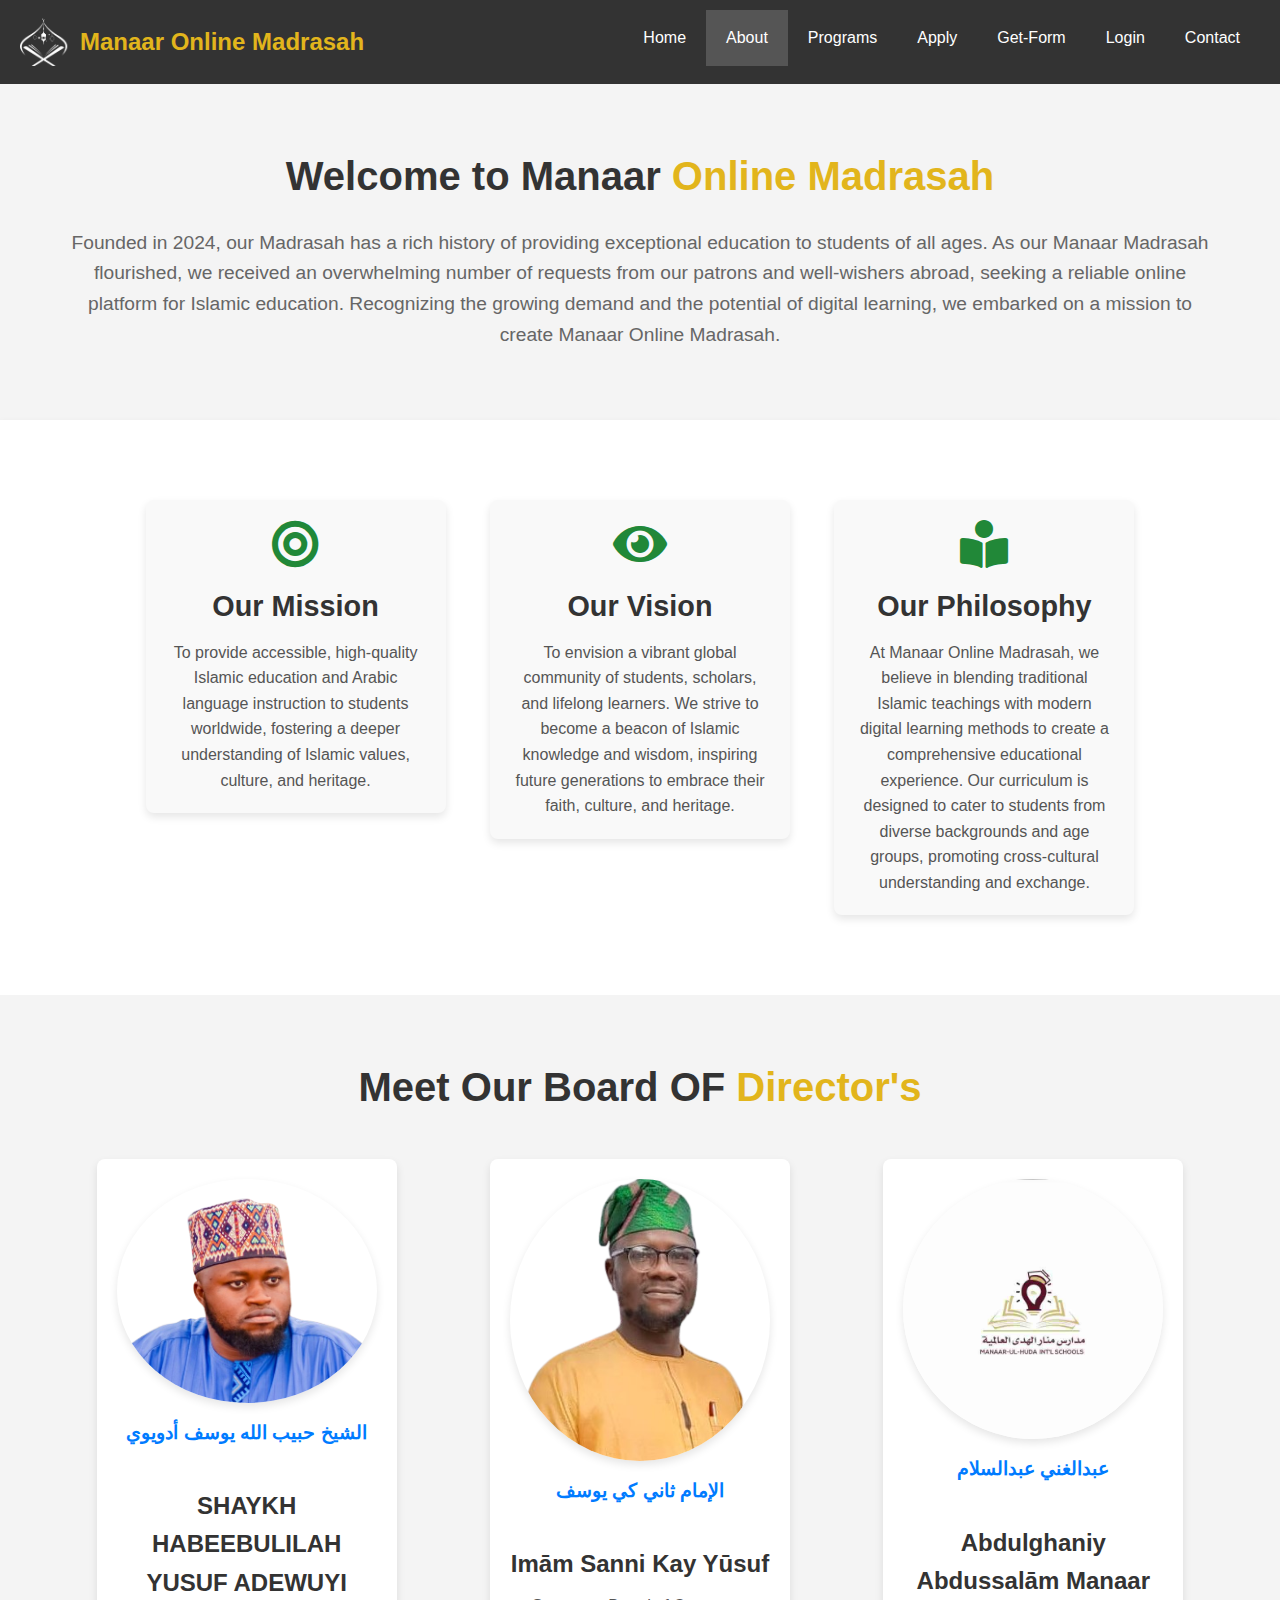
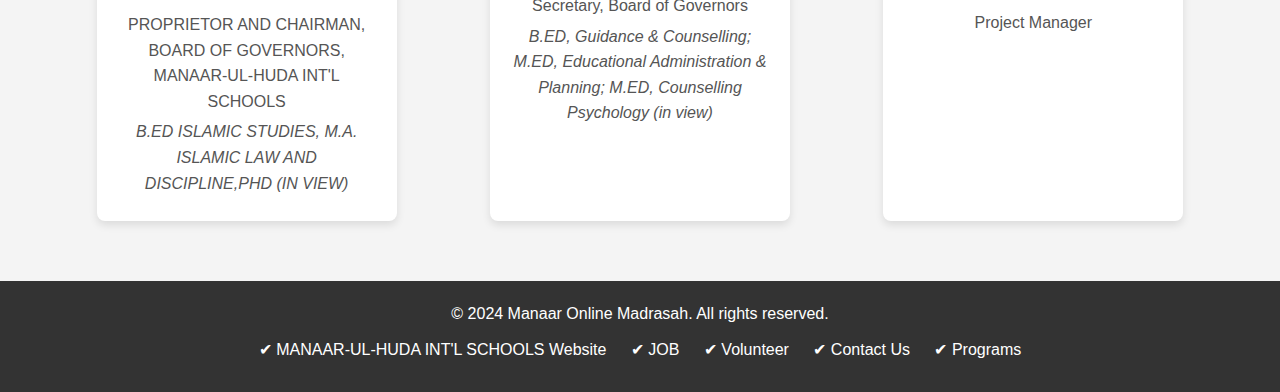
<file: about.html>
<!DOCTYPE html>
<html lang="en">
<head>
    <meta charset="UTF-8">
    <meta name="viewport" content="width=device-width, initial-scale=1.0">
    <title>MOM Online</title>
    <link rel="stylesheet" href="style.css">
    <link rel="stylesheet" href="https://cdnjs.cloudflare.com/ajax/libs/font-awesome/5.15.4/css/all.min.css">
    <link href="https://fonts.googleapis.com/css2?family=Roboto:wght@400;700&display=swap" rel="stylesheet">
    <link rel="icon" href="image/logo2.jpeg" type="image/png">
</head>
<body>
    


    <!-- Header Section -->
    <header>
        <div class="logo">
            <img src="image/logo new.png" alt="logo" class="logo-img">
            <span class="logo-text">Manaar Online Madrasah</span>
        </div>
        <nav id="menu">
            <input type="checkbox" id="responsive-menu" onclick="updatemenu()" class="check">
            <label for="responsive-menu" class="menu-icon">
                <span class="bar"></span>
                <span class="bar"></span>
                <span class="bar"></span>
            </label>
            <ul>
                <li><a href="index.html">Home</a></li>
                <li><a href="about.html" class="present">About</a></li>
                <li><a href="programs.html">Programs</a></li>
                <li class="apply-menu">
                    <a class="dropdown-arrow" href="#">Apply</a>
                </li>
                <li><a href="download-form.html" class="active">Get-Form</a></li>
                <li>
                    <a class="dropdown-arrow" href="#">Login</a>
                   
                </li>
               
                <li><a href="contact.html" class="active">Contact</a></li>
            </ul>
        </nav>
    </header>


 
   
    <!-- About Section -->
    <section class="about-section ">
        <div class="container">
            <div class="about-content">
                <div class="about-text ">
                    <h2>Welcome to Manaar <span>Online Madrasah</span> </h2>
                    <p>Founded in 2024, our Madrasah has a rich history of providing exceptional education to students of all ages. As our Manaar Madrasah flourished, we received an overwhelming number of requests from our patrons and well-wishers abroad, seeking a reliable online platform for Islamic education. Recognizing the growing demand and the potential of digital learning, we embarked on a mission to create Manaar Online Madrasah.</p>
                </div>
                
            </div>
        </div>
    </section>

    <!-- Mission, Vision, Philosophy Section -->
    <section class="mission-vision-philosophy feature2">
        <div class="container">
            <div class="box">
                <i class="fas fa-bullseye"></i>
                <h3>Our Mission</h3>
                <p>To provide accessible, high-quality Islamic education and Arabic language instruction to students worldwide, fostering a deeper understanding of Islamic values, culture, and heritage.</p>
            </div>
            <div class="box">
                <i class="fas fa-eye"></i>
                <h3>Our Vision</h3>
                <p>To envision a vibrant global community of students, scholars, and lifelong learners. We strive to become a beacon of Islamic knowledge and wisdom, inspiring future generations to embrace their faith, culture, and heritage.</p>
            </div>
            <div class="box">
                <i class="fas fa-book-reader"></i>
                <h3>Our Philosophy</h3>
                <p>At Manaar Online Madrasah, we believe in blending traditional Islamic teachings with modern digital learning methods to create a comprehensive educational experience. Our curriculum is designed to cater to students from diverse backgrounds and age groups, promoting cross-cultural understanding and exchange.</p>
            </div>
        </div>
    </section>

    <!-- Staff Images Section -->
    <section id="team">
        <div class="container">
            <h2 class="section-header">Meet Our Board OF <span>Director's</span></h2>
            <div class="team-container">
                <div class="team-member feature3">
                    <img src="image/ceo.png" alt="Team Member 1" class="team-img">
                    <div class="team-info ">
                        <h3 class="team-name"><span class="arabic">الشيخ حبيب الله يوسف أدويوي</span><br>SHAYKH HABEEBULILAH YUSUF ADEWUYI</h3>
                        <p class="team-post">PROPRIETOR AND CHAIRMAN, BOARD OF GOVERNORS, MANAAR-UL-HUDA INT'L SCHOOLS</p>
                        <p class="team-post office">B.ED ISLAMIC STUDIES, M.A. ISLAMIC LAW AND DISCIPLINE,PHD (IN VIEW)</p>
                    </div>
                </div>
                <div class="team-member feature3">
                    <img src="image/assist.png" alt="Team Member 2" class="team-img">
                    <div class="team-info ">
                        <h3 class="team-name"><span class="arabic">الإمام ثاني كي يوسف</span><br>Imām Sanni Kay Yūsuf</h3>
                        <p class="team-post">Secretary, Board of Governors</p>
                        <p class="team-post office">B.ED, Guidance & Counselling; M.ED, Educational Administration & Planning; M.ED, Counselling Psychology (in view)</p>

                    </div>
                </div>
                <div class="team-member feature3">
                    <img src="image/logo1.jpeg" alt="Team Member 3" class="team-img">
                    <div class="team-info">
                        <h3 class="team-name"><span class="arabic">عبدالغني عبدالسلام</span><br>Abdulghaniy Abdussalām Manaar</h3>
                        <p class="team-post">Project Manager</p>
                    </div>
                </div>
            </div>
        </div>
    </section>
     <!-- Academic Calendar Modal -->
<div id="calendarModal" class="modal">
    <div class="modal-content">
        <span class="close" onclick="closeCalendar()">&times;</span>
        <h2>Academic Calendar</h2>
        <ul>
            <li>Orientation Day - September 5</li>
            <li>First Day of Classes - September 8</li>
            <li>Mid-Semester Break - October 15 to October 20</li>
            <li>End of Semester Exams - December 10 to December 20</li>
            <li>Christmas Break - December 21 to January 3</li>
        </ul>
    </div>
</div>

<!-- Upcoming Events Modal -->
<div id="eventsModal" class="modal">
    <div class="modal-content">
        <span class="close" onclick="closeEvents()">&times;</span>
        <h2>Upcoming Events</h2>
        <ul>
            <li>Quran Recitation Competition - September 12</li>
            <li>Islamic New Year Celebration - October 1</li>
            <li>Parent-Teacher Meeting - November 15</li>
        </ul>
    </div>
</div>
<!-- Upcoming Events Modal -->
<div id="eventsModal" class="modal">
    <div class="modal-content">
        <span class="close" onclick="closeModal('eventsModal')">&times;</span>
        <h2>Upcoming Events</h2>
        <ul>
            <li>✔ Quran Recitation Competition - September 12</li>
            <li>✔ Islamic New Year Celebration - October 1</li>
            <li>✔ Parent-Teacher Meeting - November 15</li>
        </ul>
    </div>
</div>

<!-- Academic Calendar Modal -->
<div id="calendarModal" class="modal">
    <div class="modal-content">
        <span class="close" onclick="closeModal('calendarModal')">&times;</span>
        <h2>Academic Calendar</h2>
        <ul>
            <li>✔ Orientation Day - September 5</li>
            <li>✔ First Day of Classes - September 8</li>
            <li>✔ Mid-Semester Break - October 15 to October 20</li>
            <li>✔ End of Semester Exams - December 10 to December 20</li>
            <li>✔ Christmas Break - December 21 to January 3</li>
        </ul>
    </div>
</div>
 <!-- Footer Section -->
 <footer>
    <p>&copy; 2024 Manaar Online Madrasah. All rights reserved.</p>
    <ul>
        <li><a href="https://manaarschools.com/">✔ MANAAR-UL-HUDA INT'L SCHOOLS Website </a></li>
        <li><a href="#" id="job-link">✔ JOB</a></li>
        <li><a href="#" id="volunteer-link">✔ Volunteer</a></li>
        <li><a href="contact.html">✔ Contact Us</a></li>
        <li><a href="programs.html">✔ Programs</a></li>
    </ul>
</footer>

<!-- Job Popup Modal -->
<div id="jobModal" class="modal">
    <div class="modal-content">
        <span class="close" id="job-close">&times;</span>
        <h2>Thank You for Your Interest</h2>
        <p>We appreciate your willingness to join us. Unfortunately, we do not have any open positions at the moment. If you wish we can put you on our contact list, please visit our <a href="contact.html"> Contact Us</a> page.</p>
    </div>
</div>

<!-- Volunteer Popup Modal -->
<div id="volunteerModal" class="modal">
    <div class="modal-content">
        <span class="close" id="volunteer-close">&times;</span>
        <h2>Thank You for Volunteering</h2>
        <p>We appreciate your interest in volunteering. Please fill out our contact form  <a href="contact.html"> Contact Us</a> page.</p>and specify "volunteer" as your purpose message. One of our team members will reach out to you soon.</p>
    </div>
</div>


<!-- Scripts -->
<script src="script.js"></script>
</body>
</html>
</file>
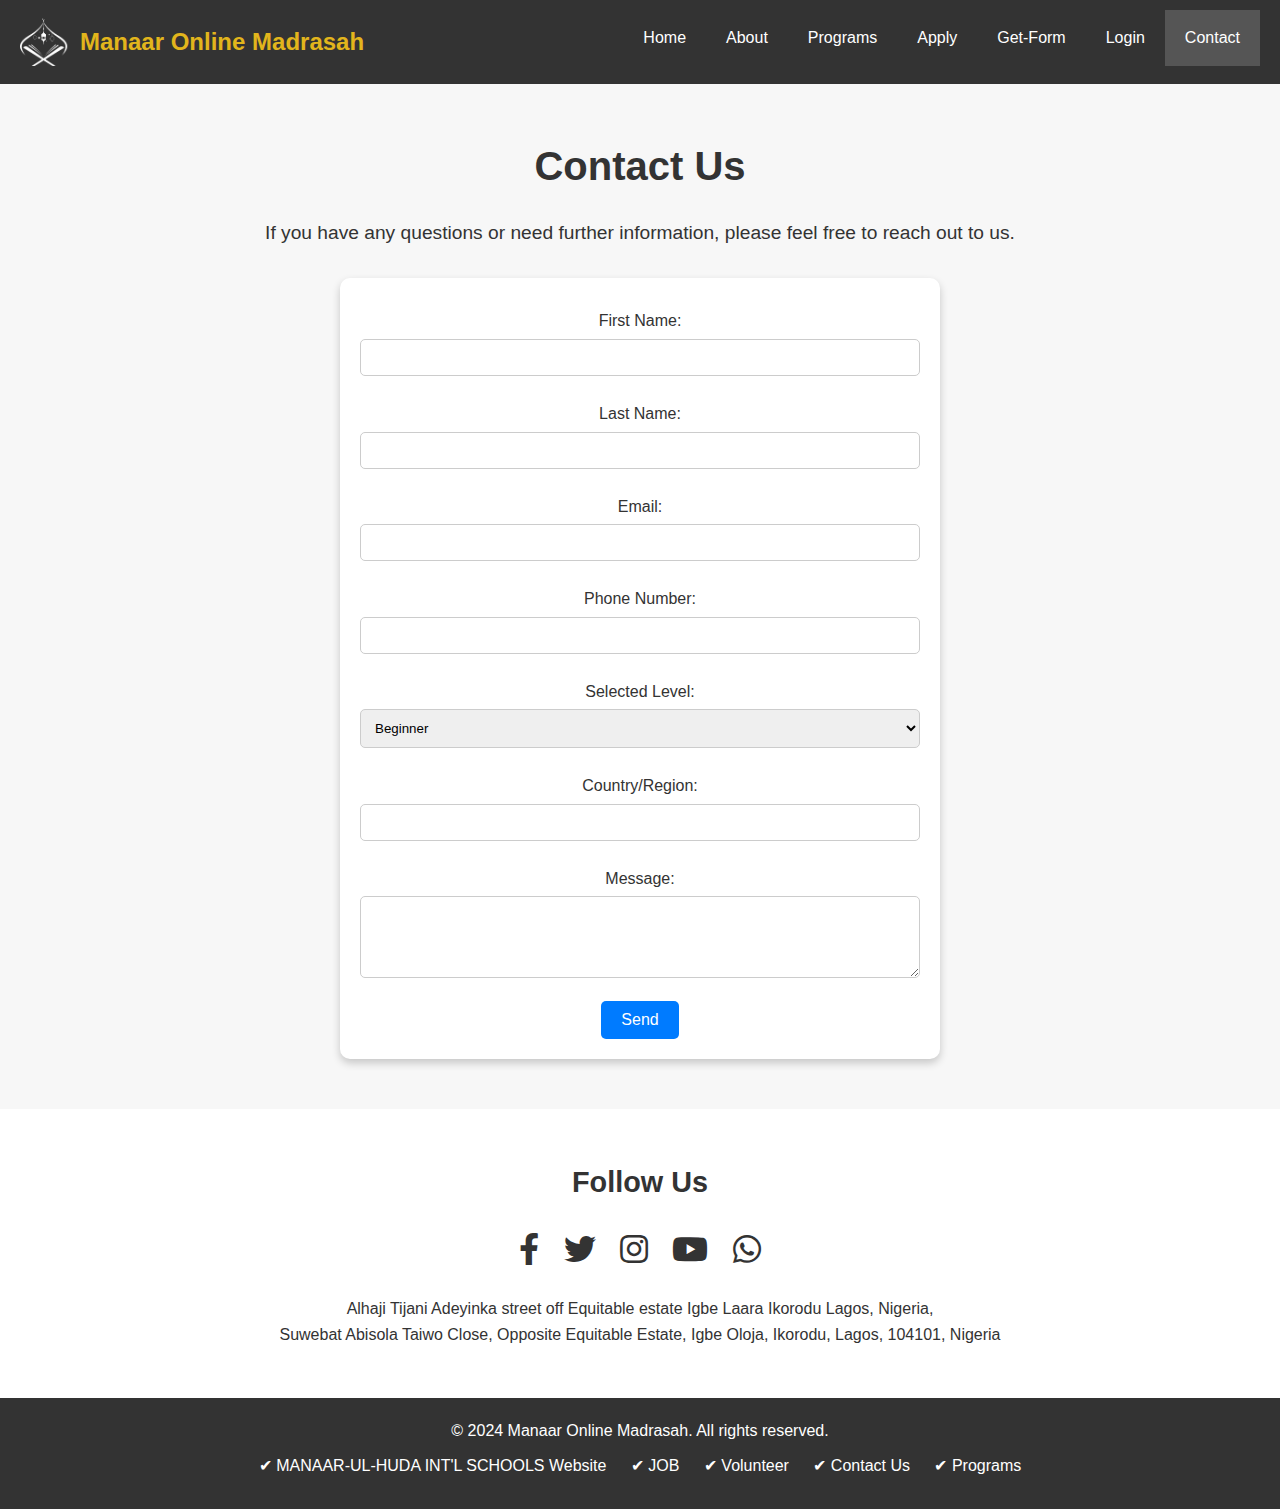
<file: contact.html>
<!DOCTYPE html>
<html lang="en">
<head>
    <meta charset="UTF-8">
    <meta name="viewport" content="width=device-width, initial-scale=1.0">
    <title>MOM Online</title>
    <link rel="stylesheet" href="style.css">
    <link rel="stylesheet" href="https://cdnjs.cloudflare.com/ajax/libs/font-awesome/5.15.4/css/all.min.css">
    <link href="https://fonts.googleapis.com/css2?family=Roboto:wght@400;700&display=swap" rel="stylesheet">
    <link rel="icon" href="image/logo2.jpeg" type="image/png">
</head>
<body>
    


    <!-- Header Section -->
    <header>
        <div class="logo">
            <img src="image/logo new.png" alt="logo" class="logo-img">
            <span class="logo-text">Manaar Online Madrasah</span>
        </div>
        <nav id="menu">
            <input type="checkbox" id="responsive-menu" onclick="updatemenu()" class="check">
            <label for="responsive-menu" class="menu-icon">
                <span class="bar"></span>
                <span class="bar"></span>
                <span class="bar"></span>
            </label>
            <ul>
                <li><a href="index.html" class="present">Home</a></li>
                <li><a href="about.html">About</a></li>
                <li><a href="programs.html">Programs</a></li>
                <li class="apply-menu">
                    <a class="dropdown-arrow" href="#">Apply</a>
                </li>
                <li><a href="download-form.html">Get-Form</a></li>
                <li>
                    <a class="dropdown-arrow" href="#">Login</a>
                   
                </li>
               
                <li><a href="contact.html" class="present">Contact</a></li>
            </ul>
        </nav>
    </header>

    <!-- Contact Us Section -->
    <section id="contact">
        <h2>Contact Us</h2>
        <p>If you have any questions or need further information, please feel free to reach out to us.</p>
        <form id="contact-form" action="https://formspree.io/f/xjkbjrpl" method="post" onsubmit="showLoading()">
            <label for="fname">First Name:</label>
            <input type="text" id="fname" name="fname" required>

            <label for="lname">Last Name:</label>
            <input type="text" id="lname" name="lname" required>

            <label for="email">Email:</label>
            <input type="email" id="email" name="email" required>

            <label for="phone">Phone Number:</label>
            <input type="tel" id="phone" name="phone">

            <label for="level">Selected Level:</label>
            <select id="level" name="level">
                <option value="beginner">Beginner</option>
                <option value="intermediate">Intermediate</option>
                <option value="advanced">Advanced</option>
            </select>

            <label for="country">Country/Region:</label>
            <input type="text" id="country" name="country">

            <label for="message">Message:</label>
            <textarea id="message" name="message" rows="4" required></textarea>

            <button type="submit" id="submit-btn">Send</button>
        </form>
        <div id="loading" class="hidden">
            <i class="fas fa-spinner fa-spin"></i> Sending your message...
        </div>
        <div id="thank-you" class="hidden">
            <p>Jazakallah Khair for reaching out to us! We will get back to you soon, Insha'Allah.</p>
        </div>
    </section>

   <!-- Social Media Links -->
<section id="social-media">
    <h2>Follow Us</h2>
    <div class="social-media-icons">
        <a href="https://www.facebook.com" target="_blank" class="social-icon"><i class="fab fa-facebook-f"></i></a>
        <a href="https://twitter.com" target="_blank" class="social-icon"><i class="fab fa-twitter"></i></a>
        <a href="https://www.instagram.com/manaaronline" target="_blank" class="social-icon"><i class="fab fa-instagram"></i></a>
        <a href="https://www.youtube.com" target="_blank" class="social-icon"><i class="fab fa-youtube"></i></a>
        <a href="https://wa.me/2349057336162" target="_blank" class="social-icon"><i class="fab fa-whatsapp"></i></a>
    </div>
    <address>
        Alhaji Tijani Adeyinka street off Equitable estate Igbe Laara Ikorodu Lagos, Nigeria,<br>
        Suwebat Abisola Taiwo Close, Opposite Equitable Estate, Igbe Oloja, Ikorodu, Lagos, 104101, Nigeria
    </address>
</section>

 <!-- Academic Calendar Modal -->
 <div id="calendarModal" class="modal">
    <div class="modal-content">
        <span class="close" onclick="closeCalendar()">&times;</span>
        <h2>Academic Calendar</h2>
        <ul>
            <li>Orientation Day - September 5</li>
            <li>First Day of Classes - September 8</li>
            <li>Mid-Semester Break - October 15 to October 20</li>
            <li>End of Semester Exams - December 10 to December 20</li>
            <li>Christmas Break - December 21 to January 3</li>
        </ul>
    </div>
</div>

<!-- Upcoming Events Modal -->
<div id="eventsModal" class="modal">
    <div class="modal-content">
        <span class="close" onclick="closeEvents()">&times;</span>
        <h2>Upcoming Events</h2>
        <ul>
            <li>Quran Recitation Competition - September 12</li>
            <li>Islamic New Year Celebration - October 1</li>
            <li>Parent-Teacher Meeting - November 15</li>
        </ul>
    </div>
</div>
<!-- Upcoming Events Modal -->
<div id="eventsModal" class="modal">
    <div class="modal-content">
        <span class="close" onclick="closeModal('eventsModal')">&times;</span>
        <h2>Upcoming Events</h2>
        <ul>
            <li>✔ Quran Recitation Competition - September 12</li>
            <li>✔ Islamic New Year Celebration - October 1</li>
            <li>✔ Parent-Teacher Meeting - November 15</li>
        </ul>
    </div>
</div>

<!-- Academic Calendar Modal -->
<div id="calendarModal" class="modal">
    <div class="modal-content">
        <span class="close" onclick="closeModal('calendarModal')">&times;</span>
        <h2>Academic Calendar</h2>
        <ul>
            <li>✔ Orientation Day - September 5</li>
            <li>✔ First Day of Classes - September 8</li>
            <li>✔ Mid-Semester Break - October 15 to October 20</li>
            <li>✔ End of Semester Exams - December 10 to December 20</li>
            <li>✔ Christmas Break - December 21 to January 3</li>
        </ul>
    </div>
</div>

<!-- Upcoming Events Modal -->
<div id="eventsModal" class="modal">
    <div class="modal-content">
        <span class="close" onclick="closeModal('eventsModal')">&times;</span>
        <h2>Upcoming Events</h2>
        <ul>
            <li>✔ Quran Recitation Competition - September 12</li>
            <li>✔ Islamic New Year Celebration - October 1</li>
            <li>✔ Parent-Teacher Meeting - November 15</li>
        </ul>
    </div>
</div>

<!-- Academic Calendar Modal -->
<div id="calendarModal" class="modal">
    <div class="modal-content">
        <span class="close" onclick="closeModal('calendarModal')">&times;</span>
        <h2>Academic Calendar</h2>
        <ul>
            <li>✔ Orientation Day - September 5</li>
            <li>✔ First Day of Classes - September 8</li>
            <li>✔ Mid-Semester Break - October 15 to October 20</li>
            <li>✔ End of Semester Exams - December 10 to December 20</li>
            <li>✔ Christmas Break - December 21 to January 3</li>
        </ul>
    </div>
</div>
    <!-- Footer Section -->
    <footer>
        <p>&copy; 2024 Manaar Online Madrasah. All rights reserved.</p>
        <ul>
            <li><a href="https://manaarschools.com/">✔ MANAAR-UL-HUDA INT'L SCHOOLS Website </a></li>
            <li><a href="#" id="job-link">✔ JOB</a></li>
            <li><a href="#" id="volunteer-link">✔ Volunteer</a></li>
            <li><a href="contact.html">✔ Contact Us</a></li>
            <li><a href="programs.html">✔ Programs</a></li>
        </ul>
    </footer>
    
    <!-- Job Popup Modal -->
    <div id="jobModal" class="modal">
        <div class="modal-content">
            <span class="close" id="job-close">&times;</span>
            <h2>Thank You for Your Interest</h2>
            <p>We appreciate your willingness to join us. Unfortunately, we do not have any open positions at the moment. If you wish we can put you on our contact list, please visit our <a href="contact.html"> Contact Us</a> page.</p>
        </div>
    </div>
    
    <!-- Volunteer Popup Modal -->
    <div id="volunteerModal" class="modal">
        <div class="modal-content">
            <span class="close" id="volunteer-close">&times;</span>
            <h2>Thank You for Volunteering</h2>
            <p>We appreciate your interest in volunteering. Please fill out our contact form  <a href="contact.html"> Contact Us</a> page.</p>and specify "volunteer" as your purpose message. One of our team members will reach out to you soon.</p>
        </div>
    </div>

    <!-- Scripts -->
    <script src="script.js"></script>
</body>

</html>
</file>
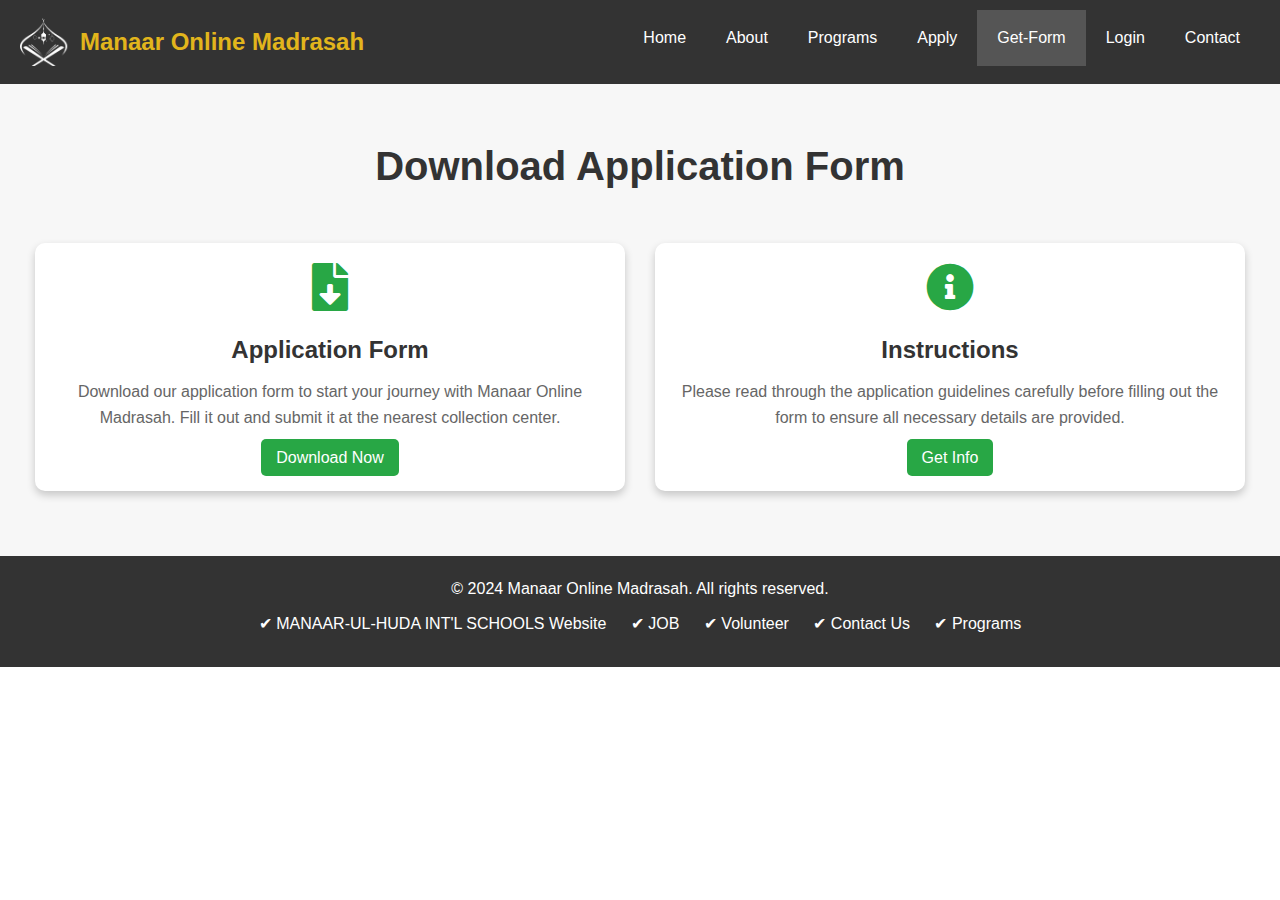
<file: download-form.html>
<!DOCTYPE html>
<html lang="en">
<head>
    <meta charset="UTF-8">
    <meta name="viewport" content="width=device-width, initial-scale=1.0">
    <title>MOM Online</title>
    <link rel="stylesheet" href="style.css">
    <link rel="stylesheet" href="https://cdnjs.cloudflare.com/ajax/libs/font-awesome/5.15.4/css/all.min.css">
    <link href="https://fonts.googleapis.com/css2?family=Roboto:wght@400;700&display=swap" rel="stylesheet">
    <link rel="icon" href="image/logo2.jpeg" type="image/png">
</head>
<body>
    


    <!-- Header Section -->
    <header>
        <div class="logo">
            <img src="image/logo new.png" alt="logo" class="logo-img">
            <span class="logo-text">Manaar Online Madrasah</span>
        </div>
        <nav id="menu">
            <input type="checkbox" id="responsive-menu" onclick="updatemenu()" class="check">
            <label for="responsive-menu" class="menu-icon">
                <span class="bar"></span>
                <span class="bar"></span>
                <span class="bar"></span>
            </label>
            <ul>
                <li><a href="index.html">Home</a></li>
                <li><a href="about.html">About</a></li>
                <li><a href="programs.html">Programs</a></li>
                <li class="apply-menu">
                    <a class="dropdown-arrow" href="#">Apply</a>
                </li>
                <li><a href="download-form.html" class="present">Get-Form</a></li>
                <li>
                    <a class="dropdown-arrow" href="#">Login</a>
                   
                </li>
               
                <li><a href="contact.html" class="active">Contact</a></li>
            </ul>
        </nav>
    </header>

    <!-- Download Form Section -->
    <section id="download-form">
        <h1 class="main-header">Download Application Form</h1>
        <div class="form-container">
            <div class="form-card">
                <i class="fas fa-file-download form-icon"></i>
                <h2 class="form-title">Application Form</h2>
                <p class="form-description">Download our application form to start your journey with Manaar Online Madrasah. Fill it out and submit it at the nearest collection center.</p>
                <a href="forms/Application_Form.pdf" class="download-btn" download>Download Now</a>
            </div>

            <div class="form-card">
                <i class="fas fa-info-circle form-icon"></i>
                <h2 class="form-title">Instructions</h2>
                <p class="form-description">Please read through the application guidelines carefully before filling out the form to ensure all necessary details are provided.</p>
                <a href="forms/instructions.pdf" class="download-btn" download>Get Info</a>
            </div>
        </div>
    </section>

     <!-- Academic Calendar Modal -->
 <div id="calendarModal" class="modal">
    <div class="modal-content">
        <span class="close" onclick="closeCalendar()">&times;</span>
        <h2>Academic Calendar</h2>
        <ul>
            <li>Orientation Day - September 5</li>
            <li>First Day of Classes - September 8</li>
            <li>Mid-Semester Break - October 15 to October 20</li>
            <li>End of Semester Exams - December 10 to December 20</li>
            <li>Christmas Break - December 21 to January 3</li>
        </ul>
    </div>
</div>

<!-- Upcoming Events Modal -->
<div id="eventsModal" class="modal">
    <div class="modal-content">
        <span class="close" onclick="closeEvents()">&times;</span>
        <h2>Upcoming Events</h2>
        <ul>
            <li>Quran Recitation Competition - September 12</li>
            <li>Islamic New Year Celebration - October 1</li>
            <li>Parent-Teacher Meeting - November 15</li>
        </ul>
    </div>
</div>
<!-- Upcoming Events Modal -->
<div id="eventsModal" class="modal">
    <div class="modal-content">
        <span class="close" onclick="closeModal('eventsModal')">&times;</span>
        <h2>Upcoming Events</h2>
        <ul>
            <li>✔ Quran Recitation Competition - September 12</li>
            <li>✔ Islamic New Year Celebration - October 1</li>
            <li>✔ Parent-Teacher Meeting - November 15</li>
        </ul>
    </div>
</div>

<!-- Academic Calendar Modal -->
<div id="calendarModal" class="modal">
    <div class="modal-content">
        <span class="close" onclick="closeModal('calendarModal')">&times;</span>
        <h2>Academic Calendar</h2>
        <ul>
            <li>✔ Orientation Day - September 5</li>
            <li>✔ First Day of Classes - September 8</li>
            <li>✔ Mid-Semester Break - October 15 to October 20</li>
            <li>✔ End of Semester Exams - December 10 to December 20</li>
            <li>✔ Christmas Break - December 21 to January 3</li>
        </ul>
    </div>
</div>
    <!-- Footer Section -->
    <footer>
        <p>&copy; 2024 Manaar Online Madrasah. All rights reserved.</p>
        <ul>
            <li><a href="https://manaarschools.com/">✔ MANAAR-UL-HUDA INT'L SCHOOLS Website </a></li>
            <li><a href="#" id="job-link">✔ JOB</a></li>
            <li><a href="#" id="volunteer-link">✔ Volunteer</a></li>
            <li><a href="contact.html">✔ Contact Us</a></li>
            <li><a href="programs.html">✔ Programs</a></li>
        </ul>
    </footer>
    
    <!-- Job Popup Modal -->
    <div id="jobModal" class="modal">
        <div class="modal-content">
            <span class="close" id="job-close">&times;</span>
            <h2>Thank You for Your Interest</h2>
            <p>We appreciate your willingness to join us. Unfortunately, we do not have any open positions at the moment. If you wish we can put you on our contact list, please visit our <a href="contact.html"> Contact Us</a> page.</p>
        </div>
    </div>
    
    <!-- Volunteer Popup Modal -->
    <div id="volunteerModal" class="modal">
        <div class="modal-content">
            <span class="close" id="volunteer-close">&times;</span>
            <h2>Thank You for Volunteering</h2>
            <p>We appreciate your interest in volunteering. Please fill out our contact form  <a href="contact.html"> Contact Us</a> page.</p>and specify "volunteer" as your purpose message. One of our team members will reach out to you soon.</p>
        </div>
    </div>
<!-- Scripts -->
<script src="script.js"></script>
</body>
</html>
</file>
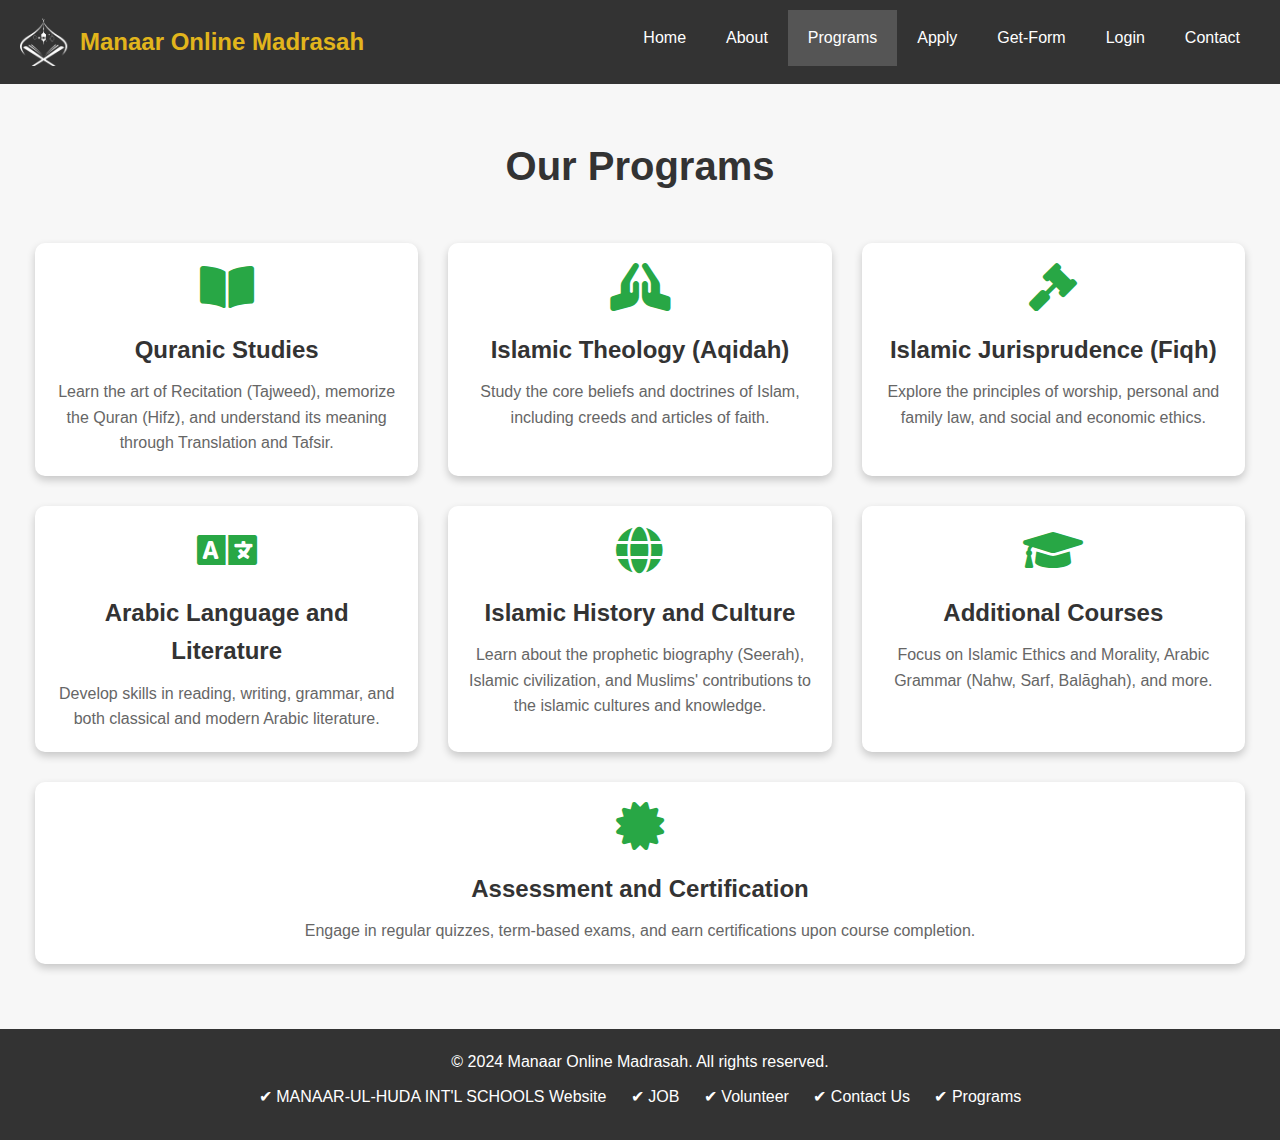
<file: programs.html>
<!DOCTYPE html>
<html lang="en">
<head>
    <meta charset="UTF-8">
    <meta name="viewport" content="width=device-width, initial-scale=1.0">
    <title>MOM Online</title>
    <link rel="stylesheet" href="style.css">
    <link rel="stylesheet" href="https://cdnjs.cloudflare.com/ajax/libs/font-awesome/5.15.4/css/all.min.css">
    <link href="https://fonts.googleapis.com/css2?family=Roboto:wght@400;700&display=swap" rel="stylesheet">
    <link rel="icon" href="image/logo2.jpeg" type="image/png">
</head>
<body>
    


    <!-- Header Section -->
    <header>
        <div class="logo">
            <img src="image/logo new.png" alt="logo" class="logo-img">
            <span class="logo-text">Manaar Online Madrasah</span>
        </div>
        <nav id="menu">
            <input type="checkbox" id="responsive-menu" onclick="updatemenu()" class="check">
            <label for="responsive-menu" class="menu-icon">
                <span class="bar"></span>
                <span class="bar"></span>
                <span class="bar"></span>
            </label>
            <ul>
                <li><a href="index.html" class="present">Home</a></li>
                <li><a href="about.html">About</a></li>
                <li><a href="programs.html" class="present">Programs</a></li>
                <li class="apply-menu">
                    <a class="dropdown-arrow" href="#">Apply</a>
                </li>
                <li><a href="download-form.html">Get-Form</a></li>
                <li>
                    <a class="dropdown-arrow" href="#">Login</a>
                   
                </li>
               
                <li><a href="contact.html" class="active">Contact</a></li>
            </ul>
        </nav>
    </header>

    <!-- Programs Section -->
    <section id="programs">
        <h1 class="main-header">Our Programs</h1>
        <div class="program-container">
            <!-- Quranic Studies -->
            <div class="program-card">
                <i class="fas fa-book-open program-icon"></i>
                <h2 class="program-title">Quranic Studies</h2>
                <p class="program-description">Learn the art of Recitation (Tajweed), memorize the Quran (Hifz), and understand its meaning through Translation and Tafsir.</p>
            </div>

            <!-- Islamic Theology (Aqidah) -->
            <div class="program-card">
                <i class="fas fa-praying-hands program-icon"></i>
                <h2 class="program-title">Islamic Theology (Aqidah)</h2>
                <p class="program-description">Study the core beliefs and doctrines of Islam, including creeds and articles of faith.</p>
            </div>

            <!-- Islamic Jurisprudence (Fiqh) -->
            <div class="program-card">
                <i class="fas fa-gavel program-icon"></i>
                <h2 class="program-title">Islamic Jurisprudence (Fiqh)</h2>
                <p class="program-description">Explore the principles of worship, personal and family law, and social and economic ethics.</p>
            </div>

            <!-- Arabic Language and Literature -->
            <div class="program-card">
                <i class="fas fa-language program-icon"></i>
                <h2 class="program-title">Arabic Language and Literature</h2>
                <p class="program-description">Develop skills in reading, writing, grammar, and both classical and modern Arabic literature.</p>
            </div>

            <!-- Islamic History and Culture -->
            <div class="program-card">
                <i class="fas fa-globe program-icon"></i>
                <h2 class="program-title">Islamic History and Culture</h2>
                <p class="program-description">Learn about the prophetic biography (Seerah), Islamic civilization, and Muslims' contributions to the islamic cultures and knowledge.</p>
            </div>

            <!-- Additional Courses -->
            <div class="program-card">
                <i class="fas fa-graduation-cap program-icon"></i>
                <h2 class="program-title">Additional Courses</h2>
                <p class="program-description">Focus on Islamic Ethics and Morality, Arabic Grammar (Nahw, Sarf, Balāghah), and more.</p>
            </div>

            <!-- Assessment and Certification -->
            <div class="program-card">
                <i class="fas fa-certificate program-icon"></i>
                <h2 class="program-title">Assessment and Certification</h2>
                <p class="program-description">Engage in regular quizzes, term-based exams, and earn certifications upon course completion.</p>
            </div>
        </div>
    </section>
 <!-- Academic Calendar Modal -->
<div id="calendarModal" class="modal">
    <div class="modal-content">
        <span class="close" onclick="closeCalendar()">&times;</span>
        <h2>Academic Calendar</h2>
        <ul>
            <li>Orientation Day - September 5</li>
            <li>First Day of Classes - September 8</li>
            <li>Mid-Semester Break - October 15 to October 20</li>
            <li>End of Semester Exams - December 10 to December 20</li>
            <li>Christmas Break - December 21 to January 3</li>
        </ul>
    </div>
</div>

<!-- Upcoming Events Modal -->
<div id="eventsModal" class="modal">
    <div class="modal-content">
        <span class="close" onclick="closeEvents()">&times;</span>
        <h2>Upcoming Events</h2>
        <ul>
            <li>Quran Recitation Competition - September 12</li>
            <li>Islamic New Year Celebration - October 1</li>
            <li>Parent-Teacher Meeting - November 15</li>
        </ul>
    </div>
</div>
     <!-- Footer Section -->
     <footer>
        <p>&copy; 2024 Manaar Online Madrasah. All rights reserved.</p>
        <ul>
            <li><a href="https://manaarschools.com/">✔ MANAAR-UL-HUDA INT'L SCHOOLS Website </a></li>
            <li><a href="#" id="job-link">✔ JOB</a></li>
            <li><a href="#" id="volunteer-link">✔ Volunteer</a></li>
            <li><a href="contact.html">✔ Contact Us</a></li>
            <li><a href="programs.html">✔ Programs</a></li>
        </ul>
    </footer>
    
    <!-- Job Popup Modal -->
    <div id="jobModal" class="modal">
        <div class="modal-content">
            <span class="close" id="job-close">&times;</span>
            <h2>Thank You for Your Interest</h2>
            <p>We appreciate your willingness to join us. Unfortunately, we do not have any open positions at the moment. If you wish we can put you on our contact list, please visit our <a href="contact.html"> Contact Us</a> page.</p>
        </div>
    </div>
    
    <!-- Volunteer Popup Modal -->
    <div id="volunteerModal" class="modal">
        <div class="modal-content">
            <span class="close" id="volunteer-close">&times;</span>
            <h2>Thank You for Volunteering</h2>
            <p>We appreciate your interest in volunteering. Please fill out our contact form  <a href="contact.html"> Contact Us</a> page.</p>and specify "volunteer" as your purpose message. One of our team members will reach out to you soon.</p>
        </div>
    </div>

    <!-- Scripts -->
    <script src="script.js"></script>
</body>
</html>
</file>
<file: style.css>
/* General Reset and Base Styles */
* {
    margin: 0;
    padding: 0;
    box-sizing: border-box;
    font-family: 'Roboto', sans-serif;
}

body {
    color: #333;
    line-height: 1.6;
    display: flex;
    flex-direction: column;
    min-height: 100vh;
    margin: 0;
    padding: 0;
    box-sizing: border-box;
}
 .btn{
    text-decoration: none;
    font-weight: bolder;
 }


 .rounded-image-container {
    display: flex;
    justify-content: center; /* Center the image */
    align-items: center; /* Center the image */
}

.rounded-image {
    width: 150px; /* Set a width for the image */
    height: auto; /* Maintain aspect ratio */
    border-radius: 50%; /* Make the image round */
    animation: heartbeat 1s infinite; /* Apply the heartbeat animation */
}

@keyframes heartbeat {
    0%, 100% {
        transform: scale(1); /* Original size */
    }
    50% {
        transform: scale(1.1); /* Scale up to 110% */
    }
}
















header {
    display: flex;
    justify-content: space-between;
    align-items: center;
    padding: 10px 20px;
    background-color: #333; /* Header background color */
    color: #fff;
}

.logo {
    display: flex;
    align-items: center;
}

.logo-img {
    width: 50px; /* Adjust size as needed */
    height: auto;
    margin-right: 10px;
}

.logo-text {
    font-size: 1.5em;
    font-weight: bold;
}

/* Menu styling */
#menu {
    position: relative;
}

.menu-icon {
    display: none;
    cursor: pointer;
    flex-direction: column;
    align-items: center;
    padding: 5px;
}

.bar {
    display: block;
    width: 25px;
    height: 3px;
    background-color: #fff;
    margin: 5px 0;
    transition: 0.3s;
}

#menu ul {
    list-style: none;
    padding: 0;
    margin: 0;
    display: flex;
}

#menu ul li {
    position: relative;
}

/* Styling for main menu items */
#menu ul li a {
    text-decoration: none;
    display: block;
    padding: 15px 20px;
    color: #fff;
    background-color: #333;
    transition: background-color 0.3s ease;
}

#menu ul li a:hover,
#menu ul li a.active {
    background-color: #555; /* Hover/active background color */
}

/* Dropdown menu styling */
.sub-menus {
    display: none;
    position: absolute;
    top: 100%;
    left: 0;
    list-style: none;
    padding: 0;
    margin: 0;
    background-color: #444; /* Background color of dropdowns */
    border: 1px solid #666; /* Border color of dropdowns */
}

.sub-menus li a {
    padding: 10px 20px;
    color: #fff;
    text-decoration: none;
    display: block;
}

.sub-menus li a:hover {
    background-color: #666; /* Hover background color for dropdowns */
}

/* Show dropdowns on click */
#menu ul li.has-submenu > a::after {
    content: ' ▼';
}

#menu ul li.has-submenu > a {
    cursor: pointer;
}

/* Hide submenu by default */
.submenu {
    display: none;
    position: absolute;
    background-color: #333;
    padding: 10px;
    margin-top: 5px;
    list-style: none;
    box-shadow: 0px 4px 8px rgba(0, 0, 0, 0.2);
}

/* Responsive styles */
@media (max-width: 768px) {
    #menu ul {
        display: none;
        flex-direction: column;
        width: 100%;
    }

    #menu ul li {
        width: 100%;
    }

    #menu ul li .sub-menus {
        position: static;
    }

    #menu ul li:hover .sub-menus {
        display: block;
    }

    #responsive-menu:checked ~ ul {
        display: flex;
    }

    .menu-icon {
        display: flex;
    }
}

.check{
    display: none;
}











span{
    color: rgb(226,181,28);
}
/* Other Section Styles */
/* Carousel Section */
/* General Styles */
body {
    font-family: Arial, sans-serif;
    margin: 0;
    padding: 0;
}

h2 {
    color: #333;
}

/* Carousel Section */
/* Carousel Section */
/* General Reset and Box-Sizing */
* {
    box-sizing: border-box;
    margin: 0;
    padding: 0;
    font-family: 'Segoe UI', Tahoma, Geneva, Verdana, sans-serif;
}

/* Carousel Section Styling */
.carousel-section {
    display: flex;
    flex-direction: column;
    align-items: center;
    padding: 40px 20px;
    background-color: #f9f9f9;
}

.carousel-images {
    display: flex;
    overflow: hidden;
    width: 100%;
    height: 350px;
    position: relative;
    border-radius: 10px;
    box-shadow: 0 4px 10px rgba(0, 0, 0, 0.1);
}

.main-image-wrapper {
    position: relative;
    width: 100%;
    height: 100%;
    flex-shrink: 0;
    transition: opacity 1s ease-in-out;
}

.main-image {
    width: 100%;
    height: 100%;
    object-fit: cover;
    border-radius: 10px;
}

.quote-overlay {
    position: absolute;
    bottom: 20px;
    left: 20px;
    background-color: rgba(0, 0, 0, 0.6);
    color: #fff;
    padding: 15px;
    border-radius: 8px;
    font-style: italic;
    transition: opacity 1s ease-in-out;
    opacity: 0;
    width: calc(100% - 40px);
    text-align: left;
}

.quote-overlay.active {
    opacity: 1;
}

.carousel-text {
    display: flex;
    flex-direction: column;
    align-items: center;
    margin-top: 20px;
    text-align: center;
}

.carousel-text h2 {
    font-size: 1.75rem;
    color: #333;
    margin-bottom: 15px;
}

.carousel-text span {
    color: rgb(226, 181, 28);
    font-weight: bold;
}

.carousel-images .main-image,
.carousel-images .quote-overlay {
    transition: opacity 1s ease-in-out;
    opacity: 0;
    position: absolute;
    top: 0;
    left: 0;
    width: 100%;
    height: 100%;
}

.carousel-images .main-image.active,
.carousel-images .quote-overlay.active {
    opacity: 1;
}

.text-wrapper {
    display: flex;
    flex-direction: column;
    align-items: center;
    gap: 10px;
}

.text-wrapper p {
    font-size: 1.2rem;
    color: #555;
    margin-bottom: 10px;
}

.text-wrapper .btn {
    padding: 12px 24px;
    background-color: rgb(0, 97, 62);
    color: #fff;
    border: none;
    border-radius: 8px;
    cursor: pointer;
    font-size: 1rem;
    transition: background-color 0.3s ease, transform 0.2s ease;
}

.text-wrapper .btn:hover {
    background-color: rgb(226, 181, 28);
    transform: scale(1.05);
}

/* Features Section Styling */
.features {
    display: flex;
    flex-wrap: wrap;
    justify-content: center;
    gap: 30px;
    padding: 40px 20px;
    background-color: #fff;
}

.feature {
    display: flex;
    flex-direction: column;
    align-items: center;
    width: 280px;
    background-color: rgb(226, 181, 28);
    padding: 20px;
    border-radius: 12px;
    box-shadow: 0 6px 15px rgba(0, 0, 0, 0.1);
    text-align: center;
    transition: background-color 0.3s ease, transform 0.3s ease;
}

.feature:hover {
    background-color: rgb(0, 97, 62);
    transform: translateY(-5px);
}

.feature2:hover {
    background-color: rgb(226,181,28);
    transform: translateY(-5px);
}

.feature3:hover {
 
    transform: translateY(-5px);
}

.feature-icon {
    width: 70px;
    height: 70px;
    margin-bottom: 15px;
}

.feature-content h2 {
    font-size: 1.5rem;
    margin-bottom: 10px;
    color: #fff;
}

.feature-content p {
    font-size: 1rem;
    color: #fff;
}

/* Responsive Design */
@media (max-width: 779px) {
    .carousel-section {
        padding: 20px;
    }

    .carousel-images {
        height: 250px;
    }

    .carousel-text h2 {
        font-size: 1.5rem;
    }

    .text-wrapper p {
        font-size: 1rem;
    }

    .text-wrapper .btn {
        padding: 10px 20px;
        font-size: 0.9rem;
    }

    .features {
        flex-direction: column;
        align-items: center;
    }

    .feature {
        width: 100%;
        max-width: 320px;
    }
}

/* Video Section */
.video-section {
    padding: 40px 20px;
    text-align: center;
}

.video-container {
    max-width: 800px; /* Limit the video width */
}

/* Events and Academic Calendar Section */
.events-container {
    padding: 40px 20px;
    background-color: #f7f7f7;
}

.events-container h2 {
    text-align: center;
}

/* LQA Steps Section */
.lqa-steps {
    display: flex;
    justify-content: space-between;
    padding: 40px 20px;
}

.lqa-steps-container {
    display: flex;
    flex-direction: column;
    flex: 1;
}

.lqa-steps-image {
    flex: 1;
}

/* Why Choose Section */
.lqa-why-choose {
    display: flex;
    padding: 40px 20px;
}

.lqa-container {
    display: flex;
    flex: 1;
}

/* Responsive Styles */
@media (max-width: 768px) {
    .carousel-section, .features, .video-section, .events-container, .lqa-steps, .lqa-why-choose {
        flex-direction: column; /* Stack items vertically */
        align-items: center; /* Center items */
    }

    .features, .lqa-why-choose {
        text-align: center; /* Center text */
    }

    .feature, .lqa-container {
        flex: 1 1 90%; /* Full width on small screens */
        margin: 10px 0; /* Margin adjustment */
    }

    .lqa-steps {
        flex-direction: column; /* Stack steps vertically */
    }

    .lqa-steps-image {
        display: none; /* Hide image on small screens */
    }
}


/* About Section */
.about-section {
    padding: 50px 20px;
    background-color: #f7f7f7;
    text-align: center;
}

.about-section h2 {
    font-size: 2.5rem;
    margin-bottom: 20px;
}

.about-section p {
    font-size: 1.2rem;
    margin: 10px 0;
}

/* Mission, Vision, Philosophy Section */
.mission-vision-philosophy {
    display: flex;
    justify-content: space-around;
    padding: 50px 20px;
    background-color: #fff;
    box-shadow: 0 4px 8px rgba(0, 0, 0, 0.1);
}

.mission-vision-philosophy .box {
    flex: 1;
    text-align: center;
    padding: 20px;
    transition: transform 0.3s;
}












/* Programs Section */
#programs {
    padding: 50px 20px;
    background-color: #f7f7f7;
    text-align: center;
}

.main-header {
    font-size: 2.5rem;
    margin-bottom: 30px;
}

/* Program Container */
.program-container {
    display: flex;
    flex-wrap: wrap;
    justify-content: space-around;
}

/* Program Card */
.program-card {
    background-color: white;
    border-radius: 10px;
    box-shadow: 0 4px 8px rgba(0, 0, 0, 0.2);
    margin: 15px;
    padding: 20px;
    flex: 1 1 30%; /* Responsive flex item */
    transition: transform 0.3s;
    text-align: center;
}

.program-card:hover {
    transform: translateY(-5px);
}

.program-icon {
    font-size: 3rem;
    color: #28a745;
    margin-bottom: 10px;
}

.program-title {
    font-size: 1.5rem;
    margin: 10px 0;
}

.program-description {
    font-size: 1rem;
    color: #666;
}



img {
    animation: fadeIn 1s ease-in-out;
}


#contact {
    padding: 50px 20px;
    background-color: #f7f7f7;
    text-align: center;
}

#contact h2 {
    font-size: 2.5rem;
    margin-bottom: 20px;
}

#contact p {
    font-size: 1.2rem;
    margin-bottom: 30px;
}

/* Form Styles */
#contact-form {
    max-width: 600px;
    margin: 0 auto;
    background: white;
    padding: 20px;
    border-radius: 10px;
    box-shadow: 0 4px 8px rgba(0, 0, 0, 0.2);
}

label {
    display: block;
    margin: 10px 0 5px;
}

input[type="text"],
input[type="email"],
input[type="tel"],
select,
textarea {
    width: 100%;
    padding: 10px;
    margin-bottom: 15px;
    border: 1px solid #ccc;
    border-radius: 5px;
    transition: border 0.3s;
}

input:focus,
select:focus,
textarea:focus {
    border: 1px solid #28a745;
}

button {
    background-color: #28a745;
    color: white;
    padding: 10px 15px;
    border: none;
    border-radius: 5px;
    cursor: pointer;
    transition: background 0.3s;
}

button:hover {
    background-color: #218838;
}

/* Loading and Thank You Messages */
#loading,
#thank-you {
    margin-top: 20px;
    display: none;
}

.hidden {
    display: none;
}

/* Social Media Section */
#social-media {
    padding: 50px 20px;
    text-align: center;
}

.social-media-icons {
    margin: 20px 0;
}

.social-icon {
    margin: 0 10px;
    font-size: 2rem;
    color: #333;
    transition: color 0.3s;
}

.social-icon:hover {
    color: #28a745;
}

address {
    margin-top: 20px;
    font-style: normal;
}

/* Modal Styles */
.modal {
    display: none;
    position: fixed;
    z-index: 1;
    left: 0;
    top: 0;
    width: 100%;
    height: 100%;
    overflow: auto;
    background-color: rgba(0, 0, 0, 0.5);
}

.modal-content {
    background-color: #fff;
    margin: 15% auto;
    padding: 20px;
    border: 1px solid #888;
    width: 80%;
}

.close {
    color: #aaa;
    float: right;
    font-size: 28px;
    font-weight: bold;
}

.close:hover,
.close:focus {
    color: black;
    text-decoration: none;
    cursor: pointer;
}

/* Media Queries */
@media (max-width: 768px) {
    #contact-form {
        width: 90%;
    }
}

/* Animations */
@keyframes fadeIn {
    from {
        opacity: 0;
    }
    to {
        opacity: 1;
    }
}

img {
    animation: fadeIn 1s ease-in-out;
}


/* Download Form Section Styles */
#download-form {
    padding: 50px 20px;
    background-color: #f7f7f7; /* Light background for the section */
    text-align: center;
}

.main-header {
    font-size: 2.5rem;
    margin-bottom: 30px;
}

.form-container {
    display: flex;
    justify-content: space-around;
    flex-wrap: wrap; /* Allow items to wrap on smaller screens */
}

.form-card {
    background-color: white;
    border-radius: 10px;
    box-shadow: 0 4px 8px rgba(0, 0, 0, 0.2);
    margin: 15px;
    padding: 20px;
    flex: 1 1 30%; /* Responsive flex item */
    transition: transform 0.3s;
    text-align: center;
}

.form-card:hover {
    transform: translateY(-5px); /* Slight lift effect on hover */
}

.form-icon {
    font-size: 3rem;
    color: #28a745; /* Green color for icons */
    margin-bottom: 10px;
}

.form-title {
    font-size: 1.5rem;
    margin: 10px 0;
}

.form-description {
    font-size: 1rem;
    color: #666; /* Dark grey for description text */
    margin-bottom: 15px;
}

.download-btn {
    background-color: #28a745; /* Green button */
    color: white;
    padding: 10px 15px;
    border: none;
    border-radius: 5px;
    text-decoration: none; /* Remove underline from link */
    transition: background 0.3s;
}

.download-btn:hover {
    background-color: #218838; /* Darker green on hover */
}

/* Modal Styles */
.modal {
    display: none;
    position: fixed;
    z-index: 1;
    left: 0;
    top: 0;
    width: 100%;
    height: 100%;
    overflow: auto;
    background-color: rgba(0, 0, 0, 0.5);
}

.modal-content {
    background-color: #fff;
    margin: 15% auto;
    padding: 20px;
    border: 1px solid #888;
    width: 80%;
}

.close {
    color: #aaa;
    float: right;
    font-size: 28px;
    font-weight: bold;
}

.close:hover,
.close:focus {
    color: black;
    text-decoration: none;
    cursor: pointer;
}

/* Media Queries */
@media (max-width: 768px) {
    .form-card {
        flex: 1 1 90%; /* Full width on smaller screens */
    }

    .form-container {
        flex-direction: column; /* Stack cards vertically */
        align-items: center; /* Center cards */
    }
}

/* Styling for the video section */
.video-section {
    display: flex;
    flex-direction: column;
    align-items: center;
    padding: 40px 20px;
    background-color: #f9f9f9; /* Light background for better contrast */
    text-align: center;
}

.text-container {
    margin-bottom: 20px;
}

.text-container h2 {
    font-size: 2rem;
    color: #333;
    margin-bottom: 10px;
}

.text-container h3 {
    font-size: 1.5rem;
    color: #555;
    margin-bottom: 10px;
}

.text-container p {
    font-size: 1rem;
    color: #666;
    line-height: 1.6;
    max-width: 600px; /* Restrict width for better readability */
    margin: 0 auto;
}

.video-container {
    position: relative;
    max-width: 800px; /* Restrict width for better layout */
    width: 100%;
}

.video-wrapper {
    position: relative;
    width: 100%;
}

video {
    border-radius: 8px; /* Rounded corners for the video */
    box-shadow: 0 4px 8px rgba(0, 0, 0, 0.1); /* Subtle shadow for depth */
}

.play-button {
    position: absolute;
    top: 50%;
    left: 50%;
    width: 60px;
    height: 60px;
    background-image: url('image/play-icon.png'); /* Custom play button image */
    background-size: contain;
    background-repeat: no-repeat;
    background-position: center;
    transform: translate(-50%, -50%);
    cursor: pointer;
    z-index: 10;
}

/* Hide play button when video is playing */
video:playing + .play-button {
    display: none;
}

/* Responsive design adjustments */
@media (max-width: 768px) {
    .text-container h2 {
        font-size: 1.5rem;
    }

    .text-container h3 {
        font-size: 1.2rem;
    }

    .text-container p {
        font-size: 0.9rem;
    }

    .video-container {
        max-width: 100%;
    }
}


/* Styling for events container */
.events-container {
    display: flex;
    flex-direction: column;
    align-items: center;
    padding: 40px 20px;
    background-color: #f4f4f4; /* Light gray background for subtle contrast */
    text-align: center;
}

#upcoming-events,
#academic-calendar {
    background-color: #fff;
    border-radius: 8px;
    box-shadow: 0 4px 8px rgba(0, 0, 0, 0.1); /* Subtle shadow for depth */
    margin-bottom: 20px;
    padding: 20px;
    max-width: 600px; /* Restrict width for better readability */
    width: 100%;
}

h2 {
    font-size: 1.8rem;
    color: #333;
    margin-bottom: 10px;
}

ul {
    list-style: none;
    padding: 0;
    margin: 10px 0;
}

ul li {
    font-size: 1rem;
    color: #555;
    margin-bottom: 8px;
}

button {
    background-color: #007bff; /* Primary button color */
    color: #fff;
    border: none;
    border-radius: 5px;
    padding: 10px 20px;
    font-size: 1rem;
    cursor: pointer;
    transition: background-color 0.3s ease;
}

button:hover {
    background-color: #0056b3; /* Darker shade for hover effect */
}

.rounded-image-container {
    display: flex;
    justify-content: center;
    margin: 20px 0;
}

.rounded-image {
    border-radius: 50%;
    width: 200px; /* Adjust size as needed */
    height: 200px; /* Maintain aspect ratio */
    object-fit: cover; /* Cover the container while preserving aspect ratio */
    border: 4px solid #007bff; /* Border color matching the button */
}

/* Modal Styling */
.modal {
    display: none; /* Hidden by default */
    position: fixed;
    z-index: 1000;
    left: 0;
    top: 0;
    width: 100%;
    height: 100%;
    overflow: auto;
    background-color: rgba(0, 0, 0, 0.5); /* Semi-transparent background */
}

.modal-content {
    background-color: #fff;
    margin: 15% auto; /* Center the modal */
    padding: 20px;
    border-radius: 8px;
    width: 80%;
    max-width: 600px;
    position: relative;
}

.modal-content h2 {
    font-size: 1.6rem;
    color: #333;
    margin-bottom: 10px;
}

.modal-content ul li {
    font-size: 1rem;
    color: #555;
    margin-bottom: 8px;
}

.close {
    position: absolute;
    top: 10px;
    right: 15px;
    font-size: 1.5rem;
    color: #aaa;
    cursor: pointer;
}

.close:hover {
    color: #333;
}


/* Base Styles */
.lqa-steps, .lqa-why-choose {
    padding: 40px 20px;
    box-sizing: border-box;
}

.lqa-steps-container, .lqa-container {
    display: flex;
    align-items: center;
    justify-content: space-between;
    max-width: 1200px;
    margin: 0 auto;
}

/* LQA Steps Section */
.lqa-steps-content {
    flex: 1;
    padding-right: 20px;
}

.lqa-steps-content h1 {
    font-size: 2.5rem;
    color: #333;
    margin-bottom: 20px;
}

.lqa-highlight {
    color: #007BFF; /* Blue highlight color */
}

.lqa-steps-high {
    font-size: 1.2rem;
    color: #666;
    margin-bottom: 30px;
}

.lqa-steps-steps {
    display: flex;
    flex-direction: column;
}

.lqa-steps-step {
    background: #f9f9f9;
    border-radius: 8px;
    padding: 20px;
    margin-bottom: 20px;
    box-shadow: 0 2px 8px rgba(0, 0, 0, 0.1);
    display: flex;
    align-items: start;
}

.lqa-steps-icon {
    width: 60px;
    height: 60px;
    margin-right: 20px;
}

.lqa-steps-icon img {
    width: 100%;
    height: auto;
}

.lqa-steps-step h2 {
    font-size: 1.5rem;
    color: #333;
    margin-bottom: 10px;
}

.lqa-steps-step p {
    color: #555;
    line-height: 1.6;
}

.lqa-steps-image {
    flex: 1;
    text-align: center;
}

.lqa-steps-image img {
    max-width: 100%;
    height: auto;
    border-radius: 8px;
    box-shadow: 0 2px 8px rgba(0, 0, 0, 0.1);
}

/* LQA Why Choose Section */
.lqa-why-choose {
    background-color: #f0f4f8;
    padding: 40px 20px;
}

.lqa-image {
    flex: 1;
    text-align: center;
}

.lqa-image img {
    max-width: 100%;
    height: auto;
    border-radius: 8px;
    box-shadow: 0 2px 8px rgba(0, 0, 0, 0.1);
}

.lqa-content {
    flex: 2;
    padding-left: 20px;
}

.lqa-content h2 {
    font-size: 2rem;
    color: #333;
    margin-bottom: 20px;
}

.lqa-content p {
    font-size: 1.2rem;
    color: #555;
    line-height: 1.6;
    margin-bottom: 20px;
}

.lqa-content ul {
    list-style-type: none;
    padding: 0;
}

.lqa-content ul li {
    font-size: 1.1rem;
    color: #333;
    margin-bottom: 10px;
}

.lqa-buttons {
    margin-top: 20px;
}

.lqa-btn {
    display: inline-block;
    padding: 10px 20px;
    border-radius: 5px;
    font-size: 1rem;
    text-align: center;
    text-decoration: none;
    color: #fff;
    margin-right: 10px;
}

.lqa-btn-green {
    background-color: #28a745; /* Green color */
}

.lqa-btn-grey {
    background-color: #6c757d; /* Grey color */
}

.lqa-btn:hover {
    opacity: 0.8;
}

@media (max-width: 768px) {
    .lqa-steps-container, .lqa-container {
        flex-direction: column;
        text-align: center;
    }

    .lqa-steps-content, .lqa-image, .lqa-content {
        padding: 0;
    }

    .lqa-steps-step {
        flex-direction: column;
        align-items: center;
        text-align: center;
    }

    .lqa-steps-icon {
        margin-bottom: 10px;
    }
}








/* LQA Steps Section */
.lqa-steps {
    padding: 40px 20px;
    background-color: #f9f9f9; /* Light background for contrast */
    box-sizing: border-box;
}

.lqa-steps-container {
    display: flex;
    align-items: center;
    justify-content: space-between;
    max-width: 1200px;
    margin: 0 auto;
    gap: 20px; /* Adds space between elements */
}

.lqa-steps-content {
    flex: 1;
    padding-right: 20px;
}

.lqa-steps-content h1 {
    font-size: 2.5rem;
    color: #333;
    margin-bottom: 20px;
}

.lqa-highlight {
    color: #007BFF; /* Blue highlight color */
}

.lqa-steps-high {
    font-size: 1.2rem;
    color: #666;
    margin-bottom: 30px;
}

.lqa-steps-steps {
    display: flex;
    flex-direction: column;
    gap: 20px; /* Space between steps */
}

.lqa-steps-step {
    background: #fff;
    border-radius: 8px;
    padding: 20px;
    box-shadow: 0 4px 8px rgba(0, 0, 0, 0.1);
    display: flex;
    align-items: start;
    gap: 15px; /* Space between icon and text */
}

.lqa-steps-icon {
    width: 60px;
    height: 60px;
}

.lqa-steps-icon img {
    width: 100%;
    height: auto;
}

.lqa-steps-step h2 {
    font-size: 1.5rem;
    color: #333;
    margin-bottom: 10px;
}

.lqa-steps-step p {
    color: #555;
    line-height: 1.6;
}

.lqa-steps-image {
    flex: 1;
    display: flex;
    justify-content: center;
    align-items: center;
}

.lqa-steps-image img {
    max-width: 50%;
    height: auto;
    border-radius: 8px;
    box-shadow: 0 4px 8px rgba(0, 0, 0, 0.1);
}

@media (max-width: 768px) {
    .lqa-steps-container {
        flex-direction: column;
        text-align: center;
    }

    .lqa-steps-content {
        padding-right: 0;
        margin-bottom: 20px;
    }

    .lqa-steps-step {
        flex-direction: column;
        align-items: center;
        text-align: center;
    }

    .lqa-steps-icon {
        margin-bottom: 10px;
    }
}


/* General Styles */
.container {
    max-width: 1200px;
    margin: 0 auto;
    padding: 0 20px;
    box-sizing: border-box;
}

/* About Section */
.about-section {
    padding: 60px 0;
    background-color: #f4f4f4; /* Light gray background */
}

.about-content {
    text-align: center;
}

.about-text h2 {
    font-size: 2.5rem;
    color: #333;
    margin-bottom: 20px;
}

.about-text p {
    font-size: 1.2rem;
    color: #666;
    line-height: 1.6;
}

/* Mission, Vision, Philosophy Section */
.mission-vision-philosophy {
    padding: 60px 0;
    background-color: #ffffff; /* White background */
    text-align: center;
}

.mission-vision-philosophy .box {
    background: #f9f9f9;
    border-radius: 8px;
    padding: 20px;
    box-shadow: 0 4px 8px rgba(0, 0, 0, 0.1);
    margin: 20px;
    max-width: 300px;
    display: inline-block;
    vertical-align: top;
}











.mission-vision-philosophy i {
    font-size: 3rem;
    color: #218838; /* Blue color for icons */
    margin-bottom: 15px;
}

.mission-vision-philosophy h3 {
    font-size: 1.8rem;
    color: #333;
    margin-bottom: 10px;
}

.mission-vision-philosophy p {
    color: #555;
    font-size: 1rem;
    line-height: 1.6;
}

/* Team Section */
#team {
    padding: 60px 0;
    background-color: #f4f4f4; /* Light gray background */
}

.section-header {
    font-size: 2.5rem;
    text-align: center;
    color: #333;
    margin-bottom: 40px;
}

.team-container {
    display: flex;
    justify-content: space-around;
    flex-wrap: wrap;
    gap: 20px; /* Space between team members */
    text-align: center;
}

.team-member {
    background: #fff;
    border-radius: 8px;
    padding: 20px;
    box-shadow: 0 4px 8px rgba(0, 0, 0, 0.1);
    max-width: 300px;
    flex: 1;
    display: flex;
    flex-direction: column;
    align-items: center;
    text-align: center;
}

.team-img {
    width: 100%;
    height: auto;
    border-radius: 50%;
    box-shadow: 0 4px 8px rgba(0, 0, 0, 0.1);
}

.team-info {
    margin-top: 15px;
}

.team-name {
    font-size: 1.5rem;
    color: #333;
    margin-bottom: 10px;
}

.team-name .arabic {
    display: block;
    font-size: 1.2rem;
    color: #007BFF; /* Blue color for Arabic text */
}

.team-post {
    font-size: 1rem;
    color: #555;
    margin-bottom: 5px;
}

.office {
    font-style: italic;
}

/* Responsive Design */
@media (max-width: 768px) {
    .mission-vision-philosophy .box {
        margin: 10px;
        max-width: 100%;
    }

    .team-container {
        flex-direction: column;
        align-items: center;
    }

    .team-member {
        max-width: 100%;
    }
}
/* Scroll Bar Container */
.scroll-bar {
    position: fixed;
    right: 10px; /* Adjust as needed */
    top: 50%;
    transform: translateY(-50%);
    display: flex;
    flex-direction: column;
    z-index: 1000; /* Ensure it is above other content */
}

/* Scroll Buttons */
.scroll-btn {
    background-color: #007BFF; /* Blue background color */
    border: none;
    color: white;
    padding: 10px;
    font-size: 1.5rem;
    cursor: pointer;
    border-radius: 5px;
    box-shadow: 0 4px 6px rgba(0, 0, 0, 0.2);
    margin: 5px 0;
    transition: background-color 0.3s ease;
}

.scroll-btn:hover {
    background-color: #0056b3; /* Darker blue on hover */
}

.scroll-up {
    border-radius: 5px 5px 0 0; /* Rounded top corners */
}

.scroll-down {
    border-radius: 0 0 5px 5px; /* Rounded bottom corners */
}

.present:active{
    background-color: white;
    color: chocolate;
    font-weight: bolder;
}




/* Footer Styles */
footer {
    background-color: #333;
    color: white;
    padding: 20px;
    text-align: center;
    position: relative;
}

footer ul {
    list-style: none;
    padding: 0;
}

footer ul li {
    display: inline;
    margin: 0 10px;
}

footer ul li a {
    color: white;
    text-decoration: none;
}

footer ul li a:hover {
    text-decoration: underline;
}

/* Modal Styles */
.modal {
    display: none;
    position: fixed;
    z-index: 1;
    left: 0;
    top: 0;
    width: 100%;
    height: 100%;
    overflow: auto;
    background-color: rgba(0,0,0,0.4);
}

.modal-content {
    background-color: #fefefe;
    margin: 15% auto;
    padding: 20px;
    border: 1px solid #888;
    width: 80%;
}

.close {
    color: #aaa;
    float: right;
    font-size: 28px;
    font-weight: bold;
}

.close:hover,
.close:focus {
    color: black;
    text-decoration: none;
    cursor: pointer;
}
</file>
